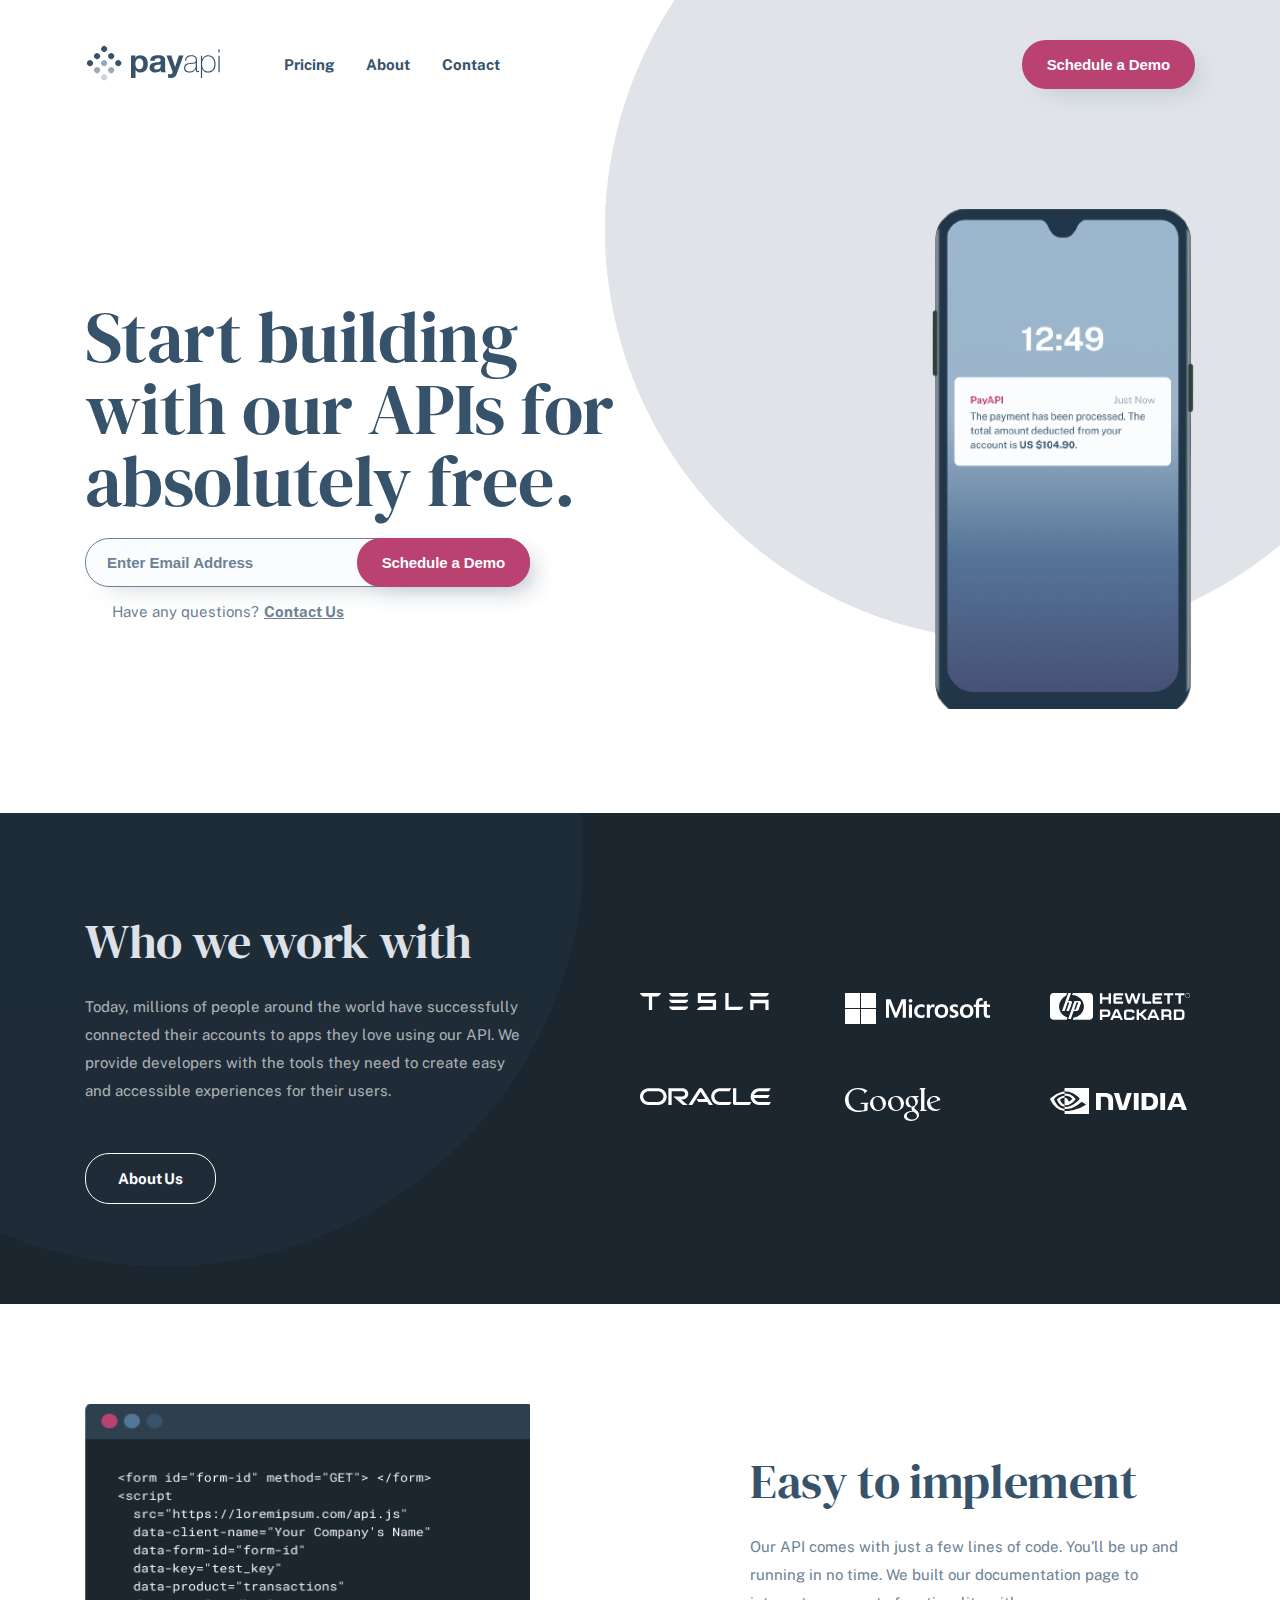
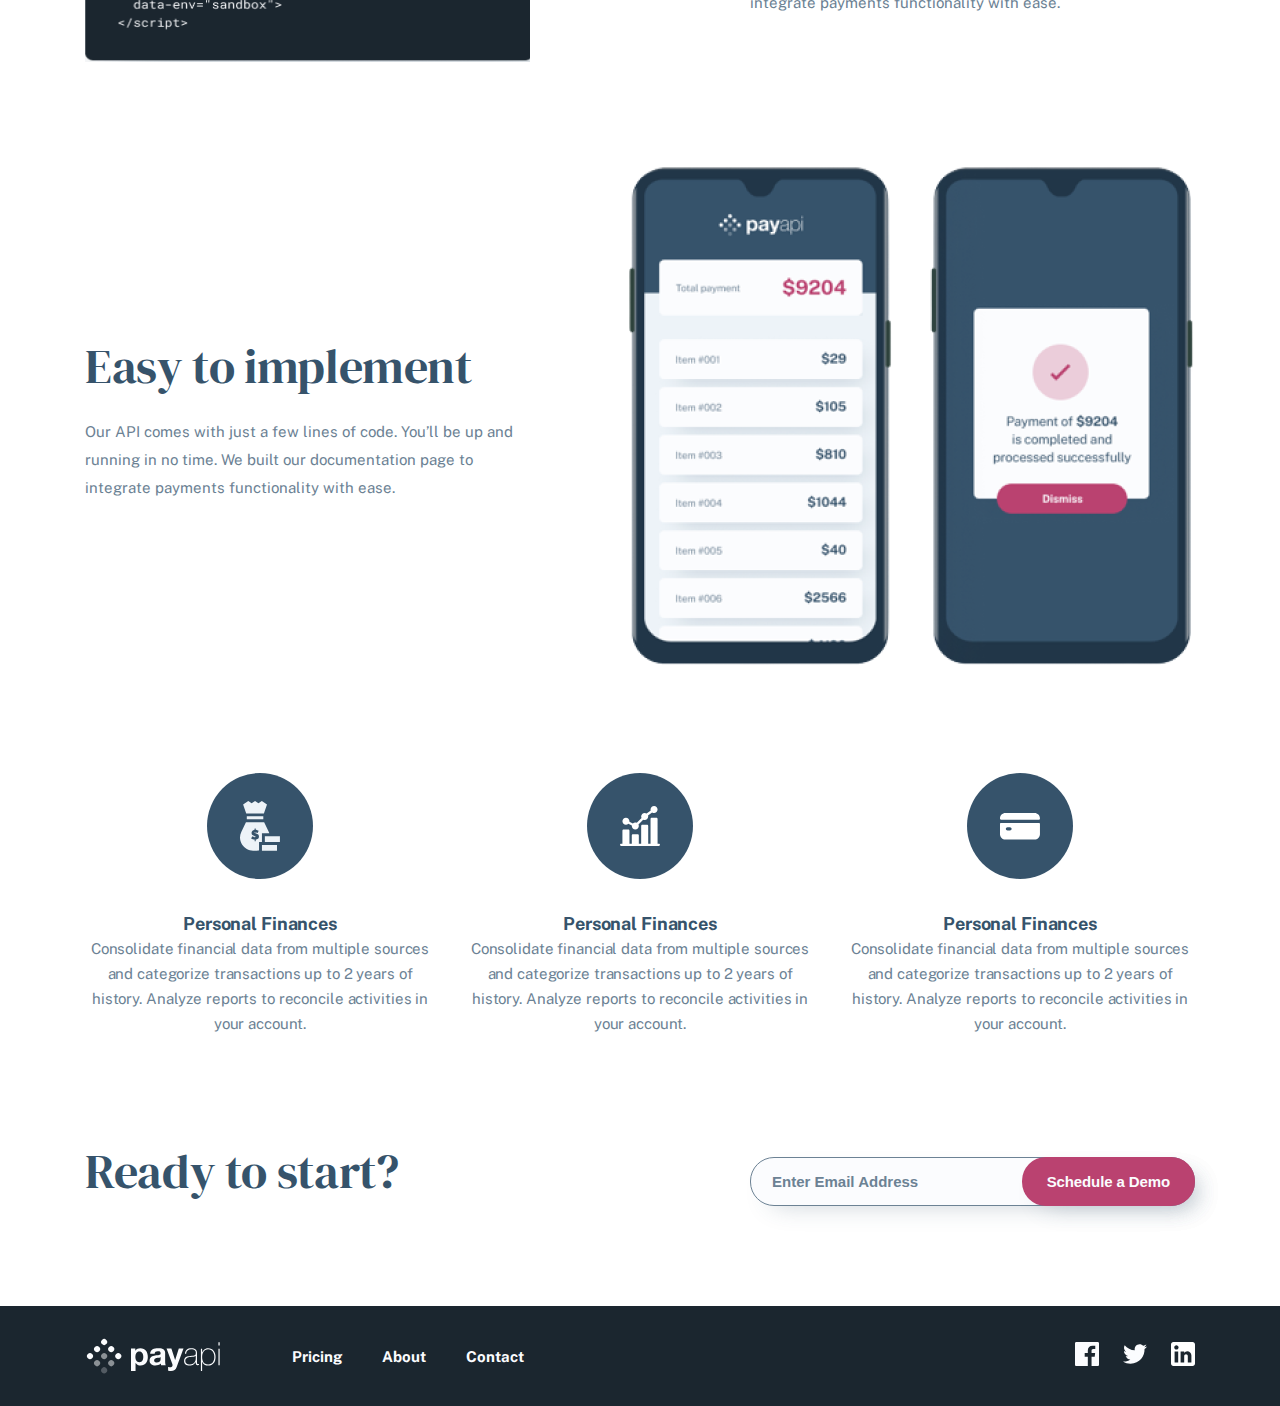
<file: index.html>
<!DOCTYPE html>
<html lang="en">

<head>
    <meta charset="UTF-8">
    <meta name="viewport" content="width=device-width, initial-scale=1.0">
    <link rel="stylesheet" href="css/main.css">
    <title>PayApi</title>
</head>

<body>
    <div class="wrapper">
        <header class="header">
            <div class="container header__container">
                <a href="#" class="none"><img src="./img/logo.svg" alt="" class="header__logo"></a>
                <ul class="header__list">
                    <a href="./index.html"><img src="./img/logo.svg" alt="" class="header__logo"></a>
                    <li><a href="./pricing.html" class="header__item">Pricing</a></li>
                    <li><a href="./about.html" class="header__item">About</a></li>
                    <li><a href="#!" class="header__item">Contact</a></li>
                </ul>
                <button class="header__btn">Schedule a Demo</button>
                <div class="header__menu">
                    <button class="menu"><img src="./img/menu.svg" alt=""></button>
                </div>
            </div>
        </header>

        <section class="hero">
            <div class="container hero__container">
                <div class="hero__left">
                    <h1 class="hero__title">Start building with our APIs for absolutely free.</h1>
                    <div class="hero__blog">
                        <input type="text" id="1" class="hero__input" name="input" placeholder="Enter email address">
                        <button class="hero__btn">Schedule a Demo</button>
                        <span class="hero__link">Have any questions?<a href="#" class="link">Contact Us</a></span>
                    </div>
                </div>
                <div class="hero__right">
                    <img src="./img/phone.png" alt="" class="hero__img">
                </div>
            </div>
        </section>

        <section class="work">
            <div class="container work__container">
                <div class="work__left">
                    <h2 class="work__title">Who we work with</h2>
                    <p class="work__txt">Today, millions of people around the world have successfully connected their
                        accounts to apps they love using our API. We provide developers with the tools they need to
                        create easy and accessible experiences for their users. </p>
                    <a href="#" class="work__link">About Us</a>

                </div>
                <div class="work__right">
                    <a href="" class=""><img src="./img/tesla.svg" alt="" class="work__img"></a>
                    <a href="" class=""><img src="./img/micrasoft.svg" alt="" class="work__img"></a>
                    <a href="" class=""><img src="./img/hp.svg" alt="" class="work__img"></a>
                    <a href="" class=""><img src="./img/oracle.svg" alt="" class="work__img"></a>
                    <a href="" class=""><img src="./img/google.svg" alt="" class="work__img"></a>
                    <a href="" class=""><img src="./img/nvidia.svg" alt="" class="work__img"></a>
                </div>
            </div>
        </section>

        <section class="code">
            <div class="container code__container">
                <div class="code__left">
                    <img src="./img/code.png" alt="" class="images">
                    <img src="./img/codemiddle.png" alt="img" class="img">
                </div>
                <div class="code__right">
                    <h1 class="code__title">Easy to implement</h1>
                    <p class="code__txt">Our API comes with just a few lines of code. You’ll be up and running in no
                        time. We built our documentation page to integrate payments functionality with ease.</p>
                </div>
            </div>
        </section>
        <section class="code">
            <div class="container code__container reverse">
                <div class="code__right">
                    <h1 class="code__title">Easy to implement</h1>
                    <p class="code__txt">Our API comes with just a few lines of code. You’ll be up and running in no
                        time. We built our documentation page to integrate payments functionality with ease.</p>
                </div>
                <div class="code__left">
                    <img src="./img/ui_ux.png" alt="" class="images">
                    <img src="./img/ui_uxmiddle.png " alt="img" class="img">
                </div>
            </div>
        </section>
        
        <section class="finance">
            <div class="container finance__container">
                <div class="finance__info">
                    <img src="./img/finance.svg" alt="" class="finance__img">
                    <div class="finance__blog">
                        <h4 class="finance__title">Personal Finances</h4>
                        <p class="finance__txt">Consolidate financial data from multiple sources and categorize transactions up to 2 years of history. Analyze reports to reconcile activities in your account. </p>
                    </div>
                </div>
                <div class="finance__info">
                    <img src="./img/banking.svg" alt="" class="finance__img">
                    <div class="finance__blog">
                        <h4 class="finance__title">Personal Finances</h4>
                        <p class="finance__txt">Consolidate financial data from multiple sources and categorize transactions up to 2 years of history. Analyze reports to reconcile activities in your account. </p>
                    </div>
                </div>
                <div class="finance__info">
                    <img src="./img/payments.svg" alt="" class="finance__img">
                    <div class="finance__blog">
                        <h4 class="finance__title">Personal Finances</h4>
                        <p class="finance__txt">Consolidate financial data from multiple sources and categorize transactions up to 2 years of history. Analyze reports to reconcile activities in your account. </p>
                    </div>
                </div>
            </div>
        </section>

        <section class="restart">
            <div class="container restart__container">
                <h2 class="restart__title">Ready to start?</h2>
                <div class="hero__blog">
                    <input type="text" id="1" class="hero__input" name="input" placeholder="Enter email address" fdprocessedid="6vidof">
                    <button class="hero__btn" fdprocessedid="03l57">Schedule a Demo</button>
                </div>
            </div>
        </section>

        <footer class="footer">
            <div class="container footer__container">
                <a href="./index.html" class="footer__none"><img src="./img/whitelogo.svg" alt="" class="header__logo"></a>
                <ul class="footer__list">
                    <a href="./index.html" class="footer__logo"><img src="./img/whitelogo.svg" alt="" class="header__logo"></a>
                    <li><a href="./pricing.html" class="footer__item">Pricing</a></li>
                    <li><a href="./about.html" class="footer__item">About</a></li>
                    <li><a href="#!" class="footer__item">Contact</a></li>
                </ul>
                <a href="./about.html" class=""><img src="./img/icons.svg" alt=""></a>
            </div>
        </footer>

    </div>


</body>

</html>
</file>
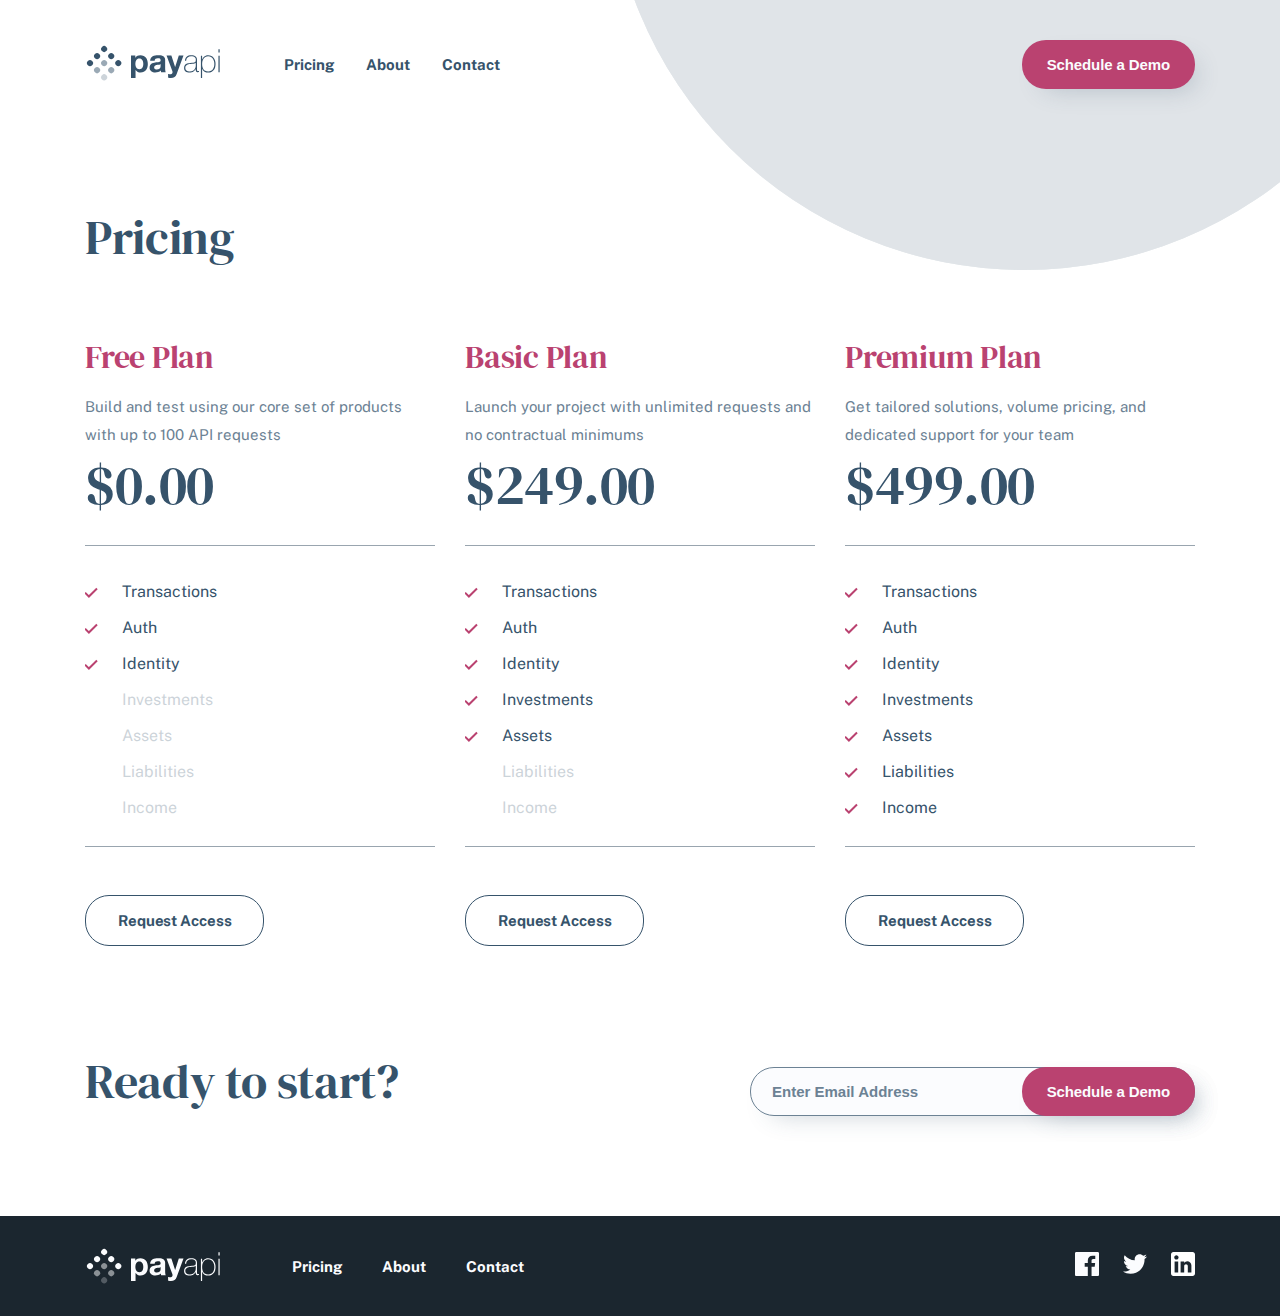
<file: pricing.html>
<!DOCTYPE html>
<html lang="en">

<head>
    <meta charset="UTF-8">
    <meta name="viewport" content="width=device-width, initial-scale=1.0">
    <link rel="stylesheet" href="./css/main.css">
    <title>Pricing</title>
</head>

<body>
    <div class="wrapper">
        <header class="header">
            <div class="container header__container">
                <a href="#" class="none"><img src="./img/logo.svg" alt="" class="header__logo"></a>
                <ul class="header__list">
                    <a href="./index.html"><img src="./img/logo.svg" alt="" class="header__logo"></a>
                    <li><a href="./pricing.html" class="header__item">Pricing</a></li>
                    <li><a href="./about.html" class="header__item">About</a></li>
                    <li><a href="#!" class="header__item">Contact</a></li>
                </ul>
                <button class="header__btn">Schedule a Demo</button>
                <div class="header__menu">
                    <button class="menu"><img src="./img/menu.svg" alt=""></button>
                </div>
            </div>
        </header>

        <section class="pricing">
            <div class="container pricing__container">
                <div class="pricing__left">
                    <h2 class="code__title">Pricing</h2>
                </div>
                <div class="pricing__right">
                    <div class="pricing__info">
                        <div class="pricing__blog">
                            <h3 class="pricing__info__title">Free Plan</h3>
                            <p class="pricing__info__txt">Build and test using our core set of products with up to 100
                                API requests </p>
                            <span class="pricing__info__span">$0.00</span>
                        </div>
                        <div class="pricing__blog">
                            <div class="pricing__flex">
                                <img src="./img/redtick.svg" alt="">
                                <h3 class="pricing__flex_title">Transactions</h3>
                            </div>
                            <div class="pricing__flex">
                                <img src="./img/redtick.svg" alt="">
                                <h3 class="pricing__flex_title">Auth</h3>
                            </div>
                            <div class="pricing__flex">
                                <img src="./img/redtick.svg" alt="">
                                <h3 class="pricing__flex_title">Identity</h3>
                            </div>
                            <div class="pricing__flex">
                                <img src="./img/redtick.svg" alt="" class="pricing__img">
                                <h3 class="pricing__flex_title opacity">Investments</h3>
                            </div>
                            <div class="pricing__flex">
                                <img src="./img/redtick.svg" alt="" class="pricing__img">
                                <h3 class="pricing__flex_title opacity">Assets</h3>
                            </div>
                            <div class="pricing__flex">
                                <img src="./img/redtick.svg" alt="" class="pricing__img">
                                <h3 class="pricing__flex_title opacity">Liabilities</h3>
                            </div>
                            <div class="pricing__flex">
                                <img src="./img/redtick.svg" alt="" class="pricing__img">
                                <h3 class="pricing__flex_title opacity">Income</h3>
                            </div>
                        </div>
                        <a href="#" class="work__link btn">Request Access</a>
                    </div>
                    <div class="pricing__info">
                        <div class="pricing__blog">
                            <h3 class="pricing__info__title">Basic Plan</h3>
                            <p class="pricing__info__txt">Launch your project with unlimited requests and no contractual
                                minimums </p>
                            <span class="pricing__info__span">$249.00</span>
                        </div>
                        <div class="pricing__blog">
                            <div class="pricing__flex">
                                <img src="./img/redtick.svg" alt="">
                                <h3 class="pricing__flex_title">Transactions</h3>
                            </div>
                            <div class="pricing__flex">
                                <img src="./img/redtick.svg" alt="">
                                <h3 class="pricing__flex_title">Auth</h3>
                            </div>
                            <div class="pricing__flex">
                                <img src="./img/redtick.svg" alt="">
                                <h3 class="pricing__flex_title">Identity</h3>
                            </div>
                            <div class="pricing__flex">
                                <img src="./img/redtick.svg" alt="" class="">
                                <h3 class="pricing__flex_title">Investments</h3>
                            </div>
                            <div class="pricing__flex">
                                <img src="./img/redtick.svg" alt="" class="">
                                <h3 class="pricing__flex_title">Assets</h3>
                            </div>
                            <div class="pricing__flex">
                                <img src="./img/redtick.svg" alt="" class="pricing__img">
                                <h3 class="pricing__flex_title opacity">Liabilities</h3>
                            </div>
                            <div class="pricing__flex">
                                <img src="./img/redtick.svg" alt="" class="pricing__img">
                                <h3 class="pricing__flex_title opacity">Income</h3>
                            </div>
                        </div>
                        <a href="#" class="work__link btn">Request Access</a>
                    </div>
                    <div class="pricing__info">
                        <div class="pricing__blog">
                            <h3 class="pricing__info__title">Premium Plan</h3>
                            <p class="pricing__info__txt">Get tailored solutions, volume pricing, and dedicated support
                                for your team </p>
                            <span class="pricing__info__span">$499.00</span>
                        </div>
                        <div class="pricing__blog">
                            <div class="pricing__flex">
                                <img src="./img/redtick.svg" alt="">
                                <h3 class="pricing__flex_title">Transactions</h3>
                            </div>
                            <div class="pricing__flex">
                                <img src="./img/redtick.svg" alt="">
                                <h3 class="pricing__flex_title">Auth</h3>
                            </div>
                            <div class="pricing__flex">
                                <img src="./img/redtick.svg" alt="">
                                <h3 class="pricing__flex_title">Identity</h3>
                            </div>
                            <div class="pricing__flex">
                                <img src="./img/redtick.svg" alt="">
                                <h3 class="pricing__flex_title">Investments</h3>
                            </div>
                            <div class="pricing__flex">
                                <img src="./img/redtick.svg" alt="">
                                <h3 class="pricing__flex_title">Assets</h3>
                            </div>
                            <div class="pricing__flex">
                                <img src="./img/redtick.svg" alt="">
                                <h3 class="pricing__flex_title">Liabilities</h3>
                            </div>
                            <div class="pricing__flex">
                                <img src="./img/redtick.svg" alt="">
                                <h3 class="pricing__flex_title">Income</h3>
                            </div>
                        </div>
                        <a href="#" class="work__link btn">Request Access</a>
                    </div>
                </div>

            </div>
        </section>
        <section class="restart">
            <div class="container restart__container">
                <h2 class="restart__title">Ready to start?</h2>
                <div class="hero__blog">
                    <input type="text" id="1" class="hero__input" name="input" placeholder="Enter email address"
                        fdprocessedid="6vidof">
                    <button class="hero__btn" fdprocessedid="03l57">Schedule a Demo</button>
                </div>
            </div>
        </section>

        <footer class="footer">
            <div class="container footer__container">
                <a href="./index.html" class="footer__none"><img src="./img/whitelogo.svg" alt=""
                        class="header__logo"></a>
                <ul class="footer__list">
                    <a href="#" class="footer__logo"><img src="./img/whitelogo.svg" alt="" class="header__logo"></a>
                    <li><a href="./pricing.html" class="footer__item">Pricing</a></li>
                    <li><a href="./about.html" class="footer__item">About</a></li>
                    <li><a href="#!" class="footer__item">Contact</a></li>
                </ul>
                <a href="./about.html" class=""><img src="./img/icons.svg" alt=""></a>
            </div>
        </footer>
    </div>
</body>

</html>
</file>
<file: css/main.css>
@font-face {
  font-family: "PublicSans";
  src: url("../fonts/PublicSans-Bold.ttf");
  font-weight: 700;
}
@font-face {
  font-family: "PublicSans";
  src: url("../fonts/PublicSans-Medium.ttf");
  font-weight: 500;
}
@font-face {
  font-family: "PublicSans";
  src: url("../fonts/PublicSans-Regular.ttf");
  font-weight: 400;
}
@font-face {
  font-family: "DMSerifDisplay";
  src: url("../fonts/DMSerifDisplay-Regular.ttf");
  font-weight: 400;
}
html {
  -webkit-box-sizing: border-box;
          box-sizing: border-box;
  scroll-behavior: smooth;
  height: 100%;
}

*,
*::before,
*::after {
  -webkit-box-sizing: inherit;
          box-sizing: inherit;
}

a {
  text-decoration: none;
}

ul,
ol {
  list-style: none;
  padding: 0;
  margin: 0;
}

h1,
h2,
h3,
h4 {
  margin: unset;
}

body {
  margin: 0;
  background-color: white;
  color: #575757;
  display: -webkit-box;
  display: -ms-flexbox;
  display: flex;
  -webkit-box-orient: vertical;
  -webkit-box-direction: normal;
      -ms-flex-direction: column;
          flex-direction: column;
  -webkit-box-pack: justify;
      -ms-flex-pack: justify;
          justify-content: space-between;
  font-family: "PublicSans", sans-serif;
  height: 100%;
}

.container {
  max-width: 1150px;
  width: 100%;
  margin-left: auto;
  margin-right: auto;
  padding-left: 20px;
  padding-right: 20px;
}

*::-moz-selection {
  color: white;
  background: #36536B;
}

*::selection {
  color: white;
  background: #36536B;
}

::-webkit-scrollbar {
  width: 4px;
  height: 2px;
}

::-webkit-scrollbar-thumb {
  background: #36536B;
  border-radius: 10px;
}

p {
  margin: unset;
}

button {
  cursor: pointer;
}

.header {
  padding: 40px 0;
  position: relative;
}
.header__container {
  display: -webkit-box;
  display: -ms-flexbox;
  display: flex;
  -webkit-box-align: center;
      -ms-flex-align: center;
          align-items: center;
  -webkit-box-pack: justify;
      -ms-flex-pack: justify;
          justify-content: space-between;
}
.header__logo {
  margin-right: 32px;
}
.header__list {
  display: -webkit-box;
  display: -ms-flexbox;
  display: flex;
  -webkit-box-align: center;
      -ms-flex-align: center;
          align-items: center;
  gap: 32px;
}
@media screen and (max-width: 768px) {
  .header__list {
    display: none;
  }
}
.header__item {
  color: #36536B;
  font-size: 15px;
  font-weight: 700;
  -webkit-transition: 0.3S;
  transition: 0.3S;
}
.header__item:hover {
  color: #6C8294;
}
.header__btn {
  color: #FBFCFE;
  font-size: 15px;
  font-weight: 700;
  letter-spacing: -0.115px;
  border-radius: 24px;
  background: #BA4270;
  -webkit-box-shadow: 10px 10px 25px -10px rgba(54, 83, 107, 0.25);
          box-shadow: 10px 10px 25px -10px rgba(54, 83, 107, 0.25);
  border: none;
  padding: 16px 25px;
  -webkit-transition: 0.4s;
  transition: 0.4s;
}
.header__btn:hover {
  background-color: #DA6D97;
}
@media screen and (max-width: 425px) {
  .header__btn {
    position: relative;
    margin-top: 16px;
    width: 100%;
  }
}
@media screen and (max-width: 768px) {
  .header__btn {
    display: none;
  }
}
.header__menu {
  display: none;
}
@media screen and (max-width: 768px) {
  .header__menu {
    display: -webkit-box;
    display: -ms-flexbox;
    display: flex;
  }
}

.menu {
  border: none;
  background-color: transparent;
  padding: 10px;
}

.none {
  display: none;
}
@media screen and (max-width: 768px) {
  .none {
    display: -webkit-box;
    display: -ms-flexbox;
    display: flex;
  }
}

.hero {
  margin: 80px 0;
}
@media screen and (max-width: 768px) {
  .hero {
    margin-top: 60px;
  }
}
.hero__container {
  display: -webkit-box;
  display: -ms-flexbox;
  display: flex;
  -webkit-box-align: center;
      -ms-flex-align: center;
          align-items: center;
  -webkit-box-pack: justify;
      -ms-flex-pack: justify;
          justify-content: space-between;
}
@media screen and (max-width: 768px) {
  .hero__container {
    -webkit-box-orient: vertical;
    -webkit-box-direction: reverse;
        -ms-flex-direction: column-reverse;
            flex-direction: column-reverse;
  }
}
.hero__title {
  color: #36536B;
  font-family: "DMSerifDisplay";
  font-size: 72px;
  font-weight: 400;
  line-height: 72px;
  letter-spacing: -0.554px;
  max-width: 546px;
  width: 100%;
}
@media screen and (max-width: 500px) {
  .hero__title {
    font-size: 20px;
    text-align: center;
    margin-top: 49px;
  }
}
@media screen and (max-width: 768px) {
  .hero__title {
    font-size: 40px;
    max-width: 500px;
    width: 100%;
    text-align: center;
    margin-top: 49px;
    line-height: 40px;
  }
}
@media screen and (max-width: 768px) {
  .hero__left {
    display: -webkit-box;
    display: -ms-flexbox;
    display: flex;
    -webkit-box-orient: vertical;
    -webkit-box-direction: normal;
        -ms-flex-direction: column;
            flex-direction: column;
    -webkit-box-align: center;
        -ms-flex-align: center;
            align-items: center;
  }
}
.hero__blog {
  margin-top: 21px;
  max-width: 445px;
  width: 100%;
  position: relative;
}
@media screen and (max-width: 426px) {
  .hero__blog:nth-child(2) {
    margin-top: unset;
  }
}
@media screen and (max-width: 768px) {
  .hero__blog {
    display: -webkit-box;
    display: -ms-flexbox;
    display: flex;
    -webkit-box-align: center;
        -ms-flex-align: center;
            align-items: center;
    -webkit-box-orient: vertical;
    -webkit-box-direction: normal;
        -ms-flex-direction: column;
            flex-direction: column;
    margin-top: 25px;
  }
}
.hero__input {
  border-radius: 24px;
  background: #FBFCFE;
  border: 1px solid #6C8294;
  -webkit-box-shadow: 10px 10px 25px -10px rgba(54, 83, 107, 0.25);
          box-shadow: 10px 10px 25px -10px rgba(54, 83, 107, 0.25);
  outline-color: #DA6D97;
  padding-top: 15px;
  padding-bottom: 15px;
  padding-left: 21px;
  color: #36536B;
  width: 100%;
  font-size: 15px;
  font-weight: 700;
  text-transform: capitalize;
}
.hero__input::-webkit-input-placeholder {
  color: #6C8294;
}
.hero__input::-moz-placeholder {
  color: #6C8294;
}
.hero__input:-ms-input-placeholder {
  color: #6C8294;
}
.hero__input::-ms-input-placeholder {
  color: #6C8294;
}
.hero__input::placeholder {
  color: #6C8294;
}
.hero__link {
  color: #6C8294;
  font-size: 15px;
  font-weight: 400;
  display: inline-block;
  margin-top: 16px;
  margin-left: 27px;
}
.hero__btn {
  color: #FBFCFE;
  font-size: 15px;
  font-weight: 700;
  letter-spacing: -0.115px;
  border-radius: 24px;
  background: #BA4270;
  -webkit-box-shadow: 10px 10px 25px -10px rgba(54, 83, 107, 0.25);
          box-shadow: 10px 10px 25px -10px rgba(54, 83, 107, 0.25);
  border: none;
  padding: 16px 25px;
  -webkit-transition: 0.4s;
  transition: 0.4s;
  position: absolute;
  top: 0;
  right: 0;
}
.hero__btn:hover {
  background-color: #DA6D97;
}
@media screen and (max-width: 425px) {
  .hero__btn {
    position: relative;
    margin-top: 16px;
    width: 100%;
  }
}
@media screen and (max-width: 375px) {
  .hero__img {
    width: 127px;
    height: 240px;
  }
}
@media screen and (max-width: 425px) {
  .hero__img {
    width: 140px;
    height: 280px;
  }
}
@media screen and (max-width: 470px) {
  .hero__img {
    width: 170px;
    height: 310px;
  }
}
.hero__right::after {
  content: "";
  background: url(../img/phoneshape.svg) no-repeat;
  background-position: center;
  background-size: cover;
  position: absolute;
  width: 675px;
  height: 640px;
  top: 0;
  right: 0;
  z-index: -1;
}
@media screen and (max-width: 768px) {
  .hero__right::after {
    background: url(../img/mediumshape.svg) no-repeat;
    background-position: center;
    background-size: cover;
    height: 281px;
    width: 767px;
  }
}
@media screen and (max-width: 375px) {
  .hero__right::after {
    height: 266px;
    width: 340px;
  }
}
@media screen and (max-width: 630px) {
  .hero__right::after {
    height: 266px;
    width: 640px;
  }
}
@media screen and (max-width: 470px) {
  .hero__right::after {
    height: 266px;
    width: 505px;
  }
}
@media screen and (max-width: 426px) {
  .hero__right::after {
    height: 266px;
    width: 435px;
  }
}
@media screen and (max-width: 320px) {
  .hero__right::after {
    height: 266px;
    width: 340px;
  }
}

.link {
  color: #6C8294;
  font-size: 15px;
  font-weight: 700;
  text-decoration-line: underline;
  margin-left: 5px;
}

.work {
  background: #1B262F;
  padding: 100px 0;
  position: relative;
  margin-top: 100px;
}
@media screen and (max-width: 500px) {
  .work {
    padding: 50px 0;
  }
}
.work__container {
  display: -webkit-box;
  display: -ms-flexbox;
  display: flex;
  -webkit-box-align: center;
      -ms-flex-align: center;
          align-items: center;
  -webkit-box-pack: justify;
      -ms-flex-pack: justify;
          justify-content: space-between;
}
@media screen and (max-width: 768px) {
  .work__container {
    -webkit-box-orient: vertical;
    -webkit-box-direction: reverse;
        -ms-flex-direction: column-reverse;
            flex-direction: column-reverse;
  }
}
@media screen and (max-width: 768px) {
  .work__left {
    margin-top: 50px;
    display: -webkit-box;
    display: -ms-flexbox;
    display: flex;
    -webkit-box-align: center;
        -ms-flex-align: center;
            align-items: center;
    -webkit-box-orient: vertical;
    -webkit-box-direction: normal;
        -ms-flex-direction: column;
            flex-direction: column;
  }
}
@media screen and (max-width: 500px) {
  .work__left {
    display: -webkit-box;
    display: -ms-flexbox;
    display: flex;
    -webkit-box-align: center;
        -ms-flex-align: center;
            align-items: center;
    -webkit-box-orient: vertical;
    -webkit-box-direction: normal;
        -ms-flex-direction: column;
            flex-direction: column;
  }
}
.work__left::after {
  content: "";
  background: url(../img/workshape.svg) no-repeat;
  background-position: center;
  background-size: cover;
  position: absolute;
  top: 0;
  left: 0;
  width: 582px;
  height: 453px;
}
@media screen and (max-width: 768px) {
  .work__left::after {
    background: url(../img/workmiddle.svg) no-repeat;
    width: 750px;
    height: 235px;
  }
}
@media screen and (max-width: 500px) {
  .work__left::after {
    background: url(../img/workmiddle.svg) no-repeat;
    width: 562px;
    height: 264px;
    left: -32%;
  }
}
@media screen and (max-width: 425px) {
  .work__left::after {
    width: 560px;
    height: 258px;
    left: -49%;
  }
}
@media screen and (max-width: 400px) {
  .work__left::after {
    width: 556px;
  }
}
@media screen and (max-width: 320px) {
  .work__left::after {
    width: 542px;
    left: -70%;
  }
}
@media screen and (max-width: 361px) {
  .work__left::after {
    width: 532px;
  }
}
.work__title {
  color: #FBFCFE;
  font-family: "DMSerifDisplay";
  font-size: 48px;
  font-weight: 400;
  line-height: 56px;
  letter-spacing: -0.369px;
}
@media screen and (max-width: 500px) {
  .work__title {
    font-size: 32px;
  }
}
.work__txt {
  color: #c2c2c3;
  font-size: 15px;
  font-weight: 400;
  line-height: 28px;
  max-width: 445px;
  width: 100%;
  margin-top: 24px;
}
@media screen and (max-width: 768px) {
  .work__txt {
    text-align: center;
  }
}
@media screen and (max-width: 500px) {
  .work__txt {
    text-align: center;
  }
}
.work__link {
  border-radius: 24px;
  border: 1px solid #FBFCFE;
  color: #FBFCFE;
  text-align: center;
  font-size: 15px;
  font-style: normal;
  font-weight: 700;
  line-height: normal;
  letter-spacing: -0.115px;
  display: inline-block;
  padding: 16px 32px;
  margin-top: 48px;
  position: relative;
  z-index: 2;
  -webkit-transition: 0.5s;
  transition: 0.5s;
}
.work__link:hover {
  background: #FBFCFE;
  color: #36536B;
}
.work__right {
  display: grid;
  grid-template-columns: repeat(3, 1fr);
  gap: 60px;
  vertical-align: middle;
  position: relative;
}
@media screen and (max-width: 768px) {
  .work__right {
    grid-template-columns: repeat(2, 1fr);
  }
}
@media screen and (max-width: 400px) {
  .work__img {
    width: 100px;
  }
}

.code {
  margin: 100px 0;
  position: relative;
}
.code__container {
  display: -webkit-box;
  display: -ms-flexbox;
  display: flex;
  -webkit-box-align: center;
      -ms-flex-align: center;
          align-items: center;
  -webkit-box-pack: justify;
      -ms-flex-pack: justify;
          justify-content: space-between;
}
@media screen and (max-width: 768px) {
  .code__container {
    -webkit-box-orient: vertical;
    -webkit-box-direction: normal;
        -ms-flex-direction: column;
            flex-direction: column;
  }
}
.code__right {
  display: -webkit-box;
  display: -ms-flexbox;
  display: flex;
  -webkit-box-orient: vertical;
  -webkit-box-direction: normal;
      -ms-flex-direction: column;
          flex-direction: column;
}
@media screen and (max-width: 768px) {
  .code__right {
    margin-top: 48px;
  }
}
.code__title {
  color: #36536B;
  font-family: "DMSerifDisplay";
  font-size: 48px;
  font-weight: 400;
  line-height: 56px;
  letter-spacing: -0.369px;
  max-width: 550px;
  width: 100%;
}
@media screen and (max-width: 768px) {
  .code__title {
    text-align: center;
    font-size: 32px;
  }
}
@media screen and (max-width: 500px) {
  .code__title {
    text-align: center;
  }
}
.code__txt {
  color: #6C8294;
  font-size: 15px;
  font-weight: 400;
  line-height: 28px;
  max-width: 445px;
  width: 100%;
  margin-top: 24px;
}
@media screen and (max-width: 768px) {
  .code__txt {
    text-align: center;
    max-width: 573px;
    width: 100%;
  }
}
@media screen and (max-width: 500px) {
  .code__txt {
    text-align: center;
  }
}

@media screen and (max-width: 768px) {
  .images {
    display: none;
  }
}
@media screen and (max-width: 500px) {
  .images {
    display: none;
  }
}
@media screen and (max-width: 425px) {
  .images {
    display: none;
  }
}

.img {
  display: none;
}
@media screen and (max-width: 768px) {
  .img {
    display: -webkit-box;
    display: -ms-flexbox;
    display: flex;
  }
}
@media screen and (max-width: 500px) {
  .img {
    display: -webkit-box;
    display: -ms-flexbox;
    display: flex;
    max-width: 375px;
  }
}
@media screen and (max-width: 400px) {
  .img {
    display: -webkit-box;
    display: -ms-flexbox;
    display: flex;
    max-width: 340px;
  }
}
@media screen and (max-width: 320px) {
  .img {
    max-width: 300px;
  }
}

@media screen and (max-width: 768px) {
  .reverse {
    -webkit-box-orient: vertical;
    -webkit-box-direction: reverse;
        -ms-flex-direction: column-reverse;
            flex-direction: column-reverse;
  }
}

.finance {
  margin-top: 46px;
}
.finance__container {
  display: -webkit-box;
  display: -ms-flexbox;
  display: flex;
  -webkit-box-align: center;
      -ms-flex-align: center;
          align-items: center;
  gap: 30px;
}
@media screen and (max-width: 700px) {
  .finance__container {
    -ms-flex-wrap: wrap;
        flex-wrap: wrap;
    display: -webkit-box;
    display: -ms-flexbox;
    display: flex;
    -webkit-box-align: center;
        -ms-flex-align: center;
            align-items: center;
    -webkit-box-pack: center;
        -ms-flex-pack: center;
            justify-content: center;
  }
}
.finance__info {
  display: -webkit-box;
  display: -ms-flexbox;
  display: flex;
  -webkit-box-align: center;
      -ms-flex-align: center;
          align-items: center;
  -webkit-box-orient: vertical;
  -webkit-box-direction: normal;
      -ms-flex-direction: column;
          flex-direction: column;
}
.finance__blog {
  display: -webkit-box;
  display: -ms-flexbox;
  display: flex;
  -webkit-box-orient: vertical;
  -webkit-box-direction: normal;
      -ms-flex-direction: column;
          flex-direction: column;
  -webkit-box-align: center;
      -ms-flex-align: center;
          align-items: center;
  margin-top: 32px;
}
@media screen and (max-width: 768px) {
  .finance__blog {
    margin-top: 32px;
  }
}
.finance__title {
  color: #36536B;
  font-size: 18px;
  font-weight: 700;
  line-height: 25px;
  letter-spacing: -0.138px;
}
.finance__txt {
  color: #6C8294;
  font-size: 15px;
  font-weight: 400;
  line-height: 25px;
  letter-spacing: -0.115px;
  max-width: 350px;
  width: 100%;
  text-align: center;
}
@media screen and (max-width: 768px) {
  .finance__txt {
    max-width: 223px;
    width: 100%;
  }
}
@media screen and (max-width: 768px) {
  .finance__img {
    width: 88px;
    height: 88px;
  }
}
@media screen and (max-width: 425px) {
  .finance__img {
    width: 106px;
    height: 106px;
  }
}

.restart {
  margin: 100px 0;
}
.restart__container {
  display: -webkit-box;
  display: -ms-flexbox;
  display: flex;
  -webkit-box-align: center;
      -ms-flex-align: center;
          align-items: center;
  -webkit-box-pack: justify;
      -ms-flex-pack: justify;
          justify-content: space-between;
}
@media screen and (max-width: 768px) {
  .restart__container {
    -webkit-box-orient: vertical;
    -webkit-box-direction: normal;
        -ms-flex-direction: column;
            flex-direction: column;
  }
}
.restart__title {
  color: #36536B;
  font-family: "DMSerifDisplay";
  font-size: 48px;
  font-weight: 400;
  line-height: 56px;
  letter-spacing: -0.369px;
}
@media screen and (max-width: 768px) {
  .restart__title {
    text-align: center;
    font-size: 32px;
  }
}
@media screen and (max-width: 500px) {
  .restart__title {
    text-align: center;
  }
}
@media screen and (max-width: 768px) {
  .restart__title {
    margin-bottom: 40px;
  }
}

.footer {
  background: #1B262F;
  padding: 31px 0;
}
.footer__container {
  display: -webkit-box;
  display: -ms-flexbox;
  display: flex;
  -webkit-box-align: center;
      -ms-flex-align: center;
          align-items: center;
  -webkit-box-pack: justify;
      -ms-flex-pack: justify;
          justify-content: space-between;
}
@media screen and (max-width: 426px) {
  .footer__container {
    -webkit-box-orient: vertical;
    -webkit-box-direction: normal;
        -ms-flex-direction: column;
            flex-direction: column;
  }
}
.footer__list {
  display: -webkit-box;
  display: -ms-flexbox;
  display: flex;
  -webkit-box-align: center;
      -ms-flex-align: center;
          align-items: center;
  gap: 40px;
}
@media screen and (max-width: 426px) {
  .footer__list {
    -webkit-box-orient: vertical;
    -webkit-box-direction: normal;
        -ms-flex-direction: column;
            flex-direction: column;
    margin: 30px 0;
  }
}
.footer__item {
  color: #FBFCFE;
  font-size: 15px;
  font-weight: 700;
}
.footer__logo {
  display: -webkit-box;
  display: -ms-flexbox;
  display: flex;
}
@media screen and (max-width: 768px) {
  .footer__logo {
    display: none;
  }
}
.footer__none {
  display: none;
}
@media screen and (max-width: 768px) {
  .footer__none {
    display: -webkit-box;
    display: -ms-flexbox;
    display: flex;
  }
}

.pricing {
  margin-top: 80px;
}
.pricing__container {
  display: -webkit-box;
  display: -ms-flexbox;
  display: flex;
  -webkit-box-orient: vertical;
  -webkit-box-direction: normal;
      -ms-flex-direction: column;
          flex-direction: column;
}
.pricing__left::after {
  content: "";
  background: url(../img/pricingshadow.svg) no-repeat;
  background-position: center;
  background-size: cover;
  position: absolute;
  width: 661px;
  height: 270px;
  top: 0;
  right: 0;
  z-index: -1;
}
@media screen and (max-width: 768px) {
  .pricing__left::after {
    background: url(../img/pricingmiddle.svg) no-repeat;
    background-position: center;
    background-size: cover;
    position: absolute;
    width: 230px;
    height: 270px;
  }
}
.pricing__right {
  display: -webkit-box;
  display: -ms-flexbox;
  display: flex;
  gap: 30px;
  margin-top: 72px;
  -webkit-box-align: center;
      -ms-flex-align: center;
          align-items: center;
}
@media screen and (max-width: 426px) {
  .pricing__right {
    -webkit-box-orient: vertical;
    -webkit-box-direction: normal;
        -ms-flex-direction: column;
            flex-direction: column;
  }
}
.pricing__blog {
  border-bottom: 1px solid #99a5af;
  padding-bottom: 24px;
  width: 100%;
}
.pricing__blog:nth-child(2) {
  margin-top: 24px;
}
@media screen and (max-width: 768px) {
  .pricing__blog:nth-child(2) {
    -webkit-box-align: start;
        -ms-flex-align: start;
            align-items: flex-start;
  }
}
@media screen and (max-width: 768px) {
  .pricing__blog {
    -webkit-box-align: center;
        -ms-flex-align: center;
            align-items: center;
    display: -webkit-box;
    display: -ms-flexbox;
    display: flex;
    -webkit-box-orient: vertical;
    -webkit-box-direction: normal;
        -ms-flex-direction: column;
            flex-direction: column;
  }
}
.pricing__info {
  display: -webkit-box;
  display: -ms-flexbox;
  display: flex;
  -webkit-box-orient: vertical;
  -webkit-box-direction: normal;
      -ms-flex-direction: column;
          flex-direction: column;
  -webkit-box-align: start;
      -ms-flex-align: start;
          align-items: flex-start;
}
@media screen and (max-width: 425px) {
  .pricing__info {
    -webkit-box-align: center;
        -ms-flex-align: center;
            align-items: center;
  }
}
.pricing__info__title {
  color: #BA4270;
  font-family: "DMSerifDisplay";
  font-size: 32px;
  font-weight: 400;
  line-height: 40px;
  letter-spacing: -0.246px;
}
@media screen and (max-width: 768px) {
  .pricing__info__title {
    font-size: 24px;
  }
}
.pricing__info__txt {
  color: #6C8294;
  font-size: 15px;
  font-weight: 400;
  line-height: 28px;
  max-width: 350px;
  width: 100%;
  margin-top: 16px;
}
@media screen and (max-width: 768px) {
  .pricing__info__txt {
    text-align: center;
  }
}
.pricing__info__span {
  color: #36536B;
  font-family: "DMSerifDisplay";
  font-size: 56px;
  font-weight: 400;
  line-height: 72px;
  letter-spacing: -0.431px;
  margin-top: 8px;
}
.pricing__flex {
  display: -webkit-box;
  display: -ms-flexbox;
  display: flex;
  -webkit-box-align: center;
      -ms-flex-align: center;
          align-items: center;
  margin-top: 8px;
}
.pricing__flex_title {
  color: #36536B;
  font-size: 16px;
  font-weight: 400;
  line-height: 28px;
  margin-left: 24px;
}
.pricing__img {
  opacity: 0;
}

.opacity {
  color: #36536B;
  font-size: 16px;
  font-style: normal;
  font-weight: 400;
  line-height: 28px;
  opacity: 0.25;
}

.btn {
  color: #36536B;
  border: 1px solid #36536B;
}
.btn:hover {
  background: #36536B;
  color: #FBFCFE;
}

.pricing__top {
  display: -webkit-box;
  display: -ms-flexbox;
  display: flex;
  -webkit-box-align: center;
      -ms-flex-align: center;
          align-items: center;
  -webkit-box-pack: justify;
      -ms-flex-pack: justify;
          justify-content: space-between;
  width: 100%;
  margin-top: 52px;
}
@media screen and (max-width: 426px) {
  .pricing__top {
    -webkit-box-orient: vertical;
    -webkit-box-direction: normal;
        -ms-flex-direction: column;
            flex-direction: column;
  }
}

.pricing__title {
  color: #36536B;
  font-family: "DMSerifDisplay";
  font-size: 32px;
  font-weight: 400;
  line-height: 40px;
  letter-spacing: -0.246px;
}

.pricing__left {
  display: -webkit-box;
  display: -ms-flexbox;
  display: flex;
  -webkit-box-align: center;
      -ms-flex-align: center;
          align-items: center;
}
@media screen and (max-width: 426px) {
  .pricing__left {
    -webkit-box-pack: center;
        -ms-flex-pack: center;
            justify-content: center;
  }
}
@media screen and (max-width: 769px) {
  .pricing__left {
    -webkit-box-pack: center;
        -ms-flex-pack: center;
            justify-content: center;
  }
}

.pricing__txt {
  color: #6C8294;
  font-size: 15px;
  font-weight: 400;
  line-height: 28px;
  max-width: 635px;
  width: 100%;
}
@media screen and (max-width: 768px) {
  .pricing__txt {
    max-width: 456px;
  }
}
@media screen and (max-width: 426px) {
  .pricing__txt {
    text-align: center;
    margin-top: 16px;
  }
}

.pricing__right1 {
  display: -webkit-box;
  display: -ms-flexbox;
  display: flex;
  -webkit-box-align: center;
      -ms-flex-align: center;
          align-items: center;
  -webkit-box-orient: vertical;
  -webkit-box-direction: normal;
      -ms-flex-direction: column;
          flex-direction: column;
}

.discus {
  margin-top: 70px;
  background: url(../img/bussines.svg) no-repeat center/cover;
  min-height: 500px;
}
@media screen and (max-width: 769px) {
  .discus {
    background: url(../img/bussinesmiddle.svg) no-repeat center/cover;
    min-height: 270px;
  }
}
@media screen and (max-width: 426px) {
  .discus {
    background: url(../img/bussinesmiddle.svg) no-repeat center/cover;
    min-height: 190px;
  }
}
@media screen and (max-width: 376px) {
  .discus {
    background: url(../img/bussinesmiddle.svg) no-repeat center/cover;
    min-height: 150px;
  }
}

.content {
  margin-top: 100px;
}
.content__container {
  display: -webkit-box;
  display: -ms-flexbox;
  display: flex;
  -webkit-box-align: center;
      -ms-flex-align: center;
          align-items: center;
  -webkit-box-pack: justify;
      -ms-flex-pack: justify;
          justify-content: space-between;
}
@media screen and (max-width: 426px) {
  .content__container {
    -webkit-box-orient: vertical;
    -webkit-box-direction: normal;
        -ms-flex-direction: column;
            flex-direction: column;
    -webkit-box-pack: center;
        -ms-flex-pack: center;
            justify-content: center;
    -webkit-box-align: center;
        -ms-flex-align: center;
            align-items: center;
    border-top: 2px solid #6C8294;
    border-bottom: 2px solid #6C8294;
    max-width: 327px;
    width: 100%;
  }
}
@media screen and (max-width: 320px) {
  .content__container {
    max-width: 270px;
    width: 100%;
  }
}
.content__members {
  max-width: 350px;
  width: 100%;
  border-top: 2px solid #6C8294;
  border-bottom: 2px solid #6C8294;
  padding: 17px 0;
}
@media screen and (max-width: 768px) {
  .content__members {
    max-width: 220px;
  }
}
@media screen and (max-width: 426px) {
  .content__members {
    border: none;
    display: -webkit-box;
    display: -ms-flexbox;
    display: flex;
    -webkit-box-align: center;
        -ms-flex-align: center;
            align-items: center;
    -webkit-box-orient: vertical;
    -webkit-box-direction: normal;
        -ms-flex-direction: column;
            flex-direction: column;
  }
}
.content__title {
  color: #6C8294;
  font-size: 16px;
  font-weight: 400;
  line-height: 28px;
}

.red {
  color: #BA4270;
}

.mt {
  margin-top: 40px;
}/*# sourceMappingURL=main.css.map */
</file>
